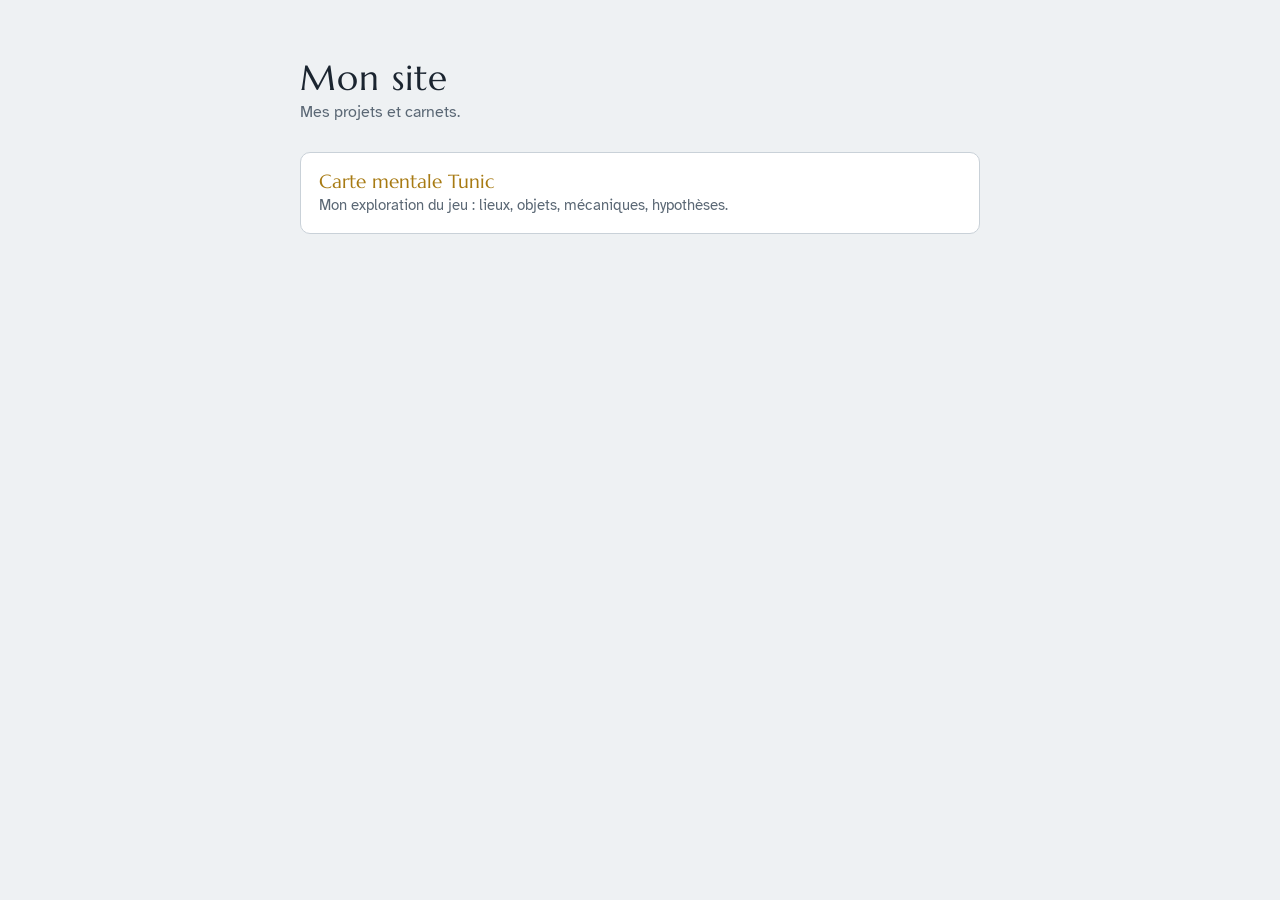
<file: index.html>
<!doctype html>
<html lang="fr">
<head>
<meta charset="utf-8">
<meta name="viewport" content="width=device-width,initial-scale=1">
<title>Mon site</title>
<link rel="stylesheet" href="https://fonts.googleapis.com/css2?family=Marcellus&family=Atkinson+Hyperlegible:wght@400;700&display=swap">
<style>
:root{--bg:#eef1f3;--panel:#fff;--ink:#1b2530;--muted:#5b6875;--line:#c9d1d8;--gold:#a77a12}
@media (prefers-color-scheme:dark){:root{--bg:#10161c;--panel:#18212a;--ink:#e4e9ee;--muted:#93a1ae;--line:#2e3a45;--gold:#e0b44a;color-scheme:dark}}
body{margin:0;background:var(--bg);color:var(--ink);font:16px/1.5 "Atkinson Hyperlegible",system-ui,sans-serif;padding:56px max(16px,env(safe-area-inset-right)) 56px max(16px,env(safe-area-inset-left))}
main{max-width:680px;margin:0 auto;display:flex;flex-direction:column;gap:28px}
h1{font:400 2.2rem "Marcellus",Georgia,serif;margin:0;letter-spacing:.03em}
p{margin:0;color:var(--muted)}
ul{list-style:none;margin:0;padding:0;display:flex;flex-direction:column;gap:12px}
a.card{display:block;background:var(--panel);border:1px solid var(--line);border-radius:10px;padding:16px 18px;color:inherit;text-decoration:none}
a.card:hover,a.card:focus-visible{border-color:var(--gold);outline:none}
a.card strong{display:block;font:400 1.2rem "Marcellus",Georgia,serif;color:var(--gold)}
a.card span{color:var(--muted);font-size:.92rem}
</style>
</head>
<body>
<main>
  <header><h1>Mon site</h1><p>Mes projets et carnets.</p></header>
  <ul>
    <li><a class="card" href="tunic/"><strong>Carte mentale Tunic</strong><span>Mon exploration du jeu : lieux, objets, mécaniques, hypothèses.</span></a></li>
  </ul>
</main>
</body>
</html>
</file>
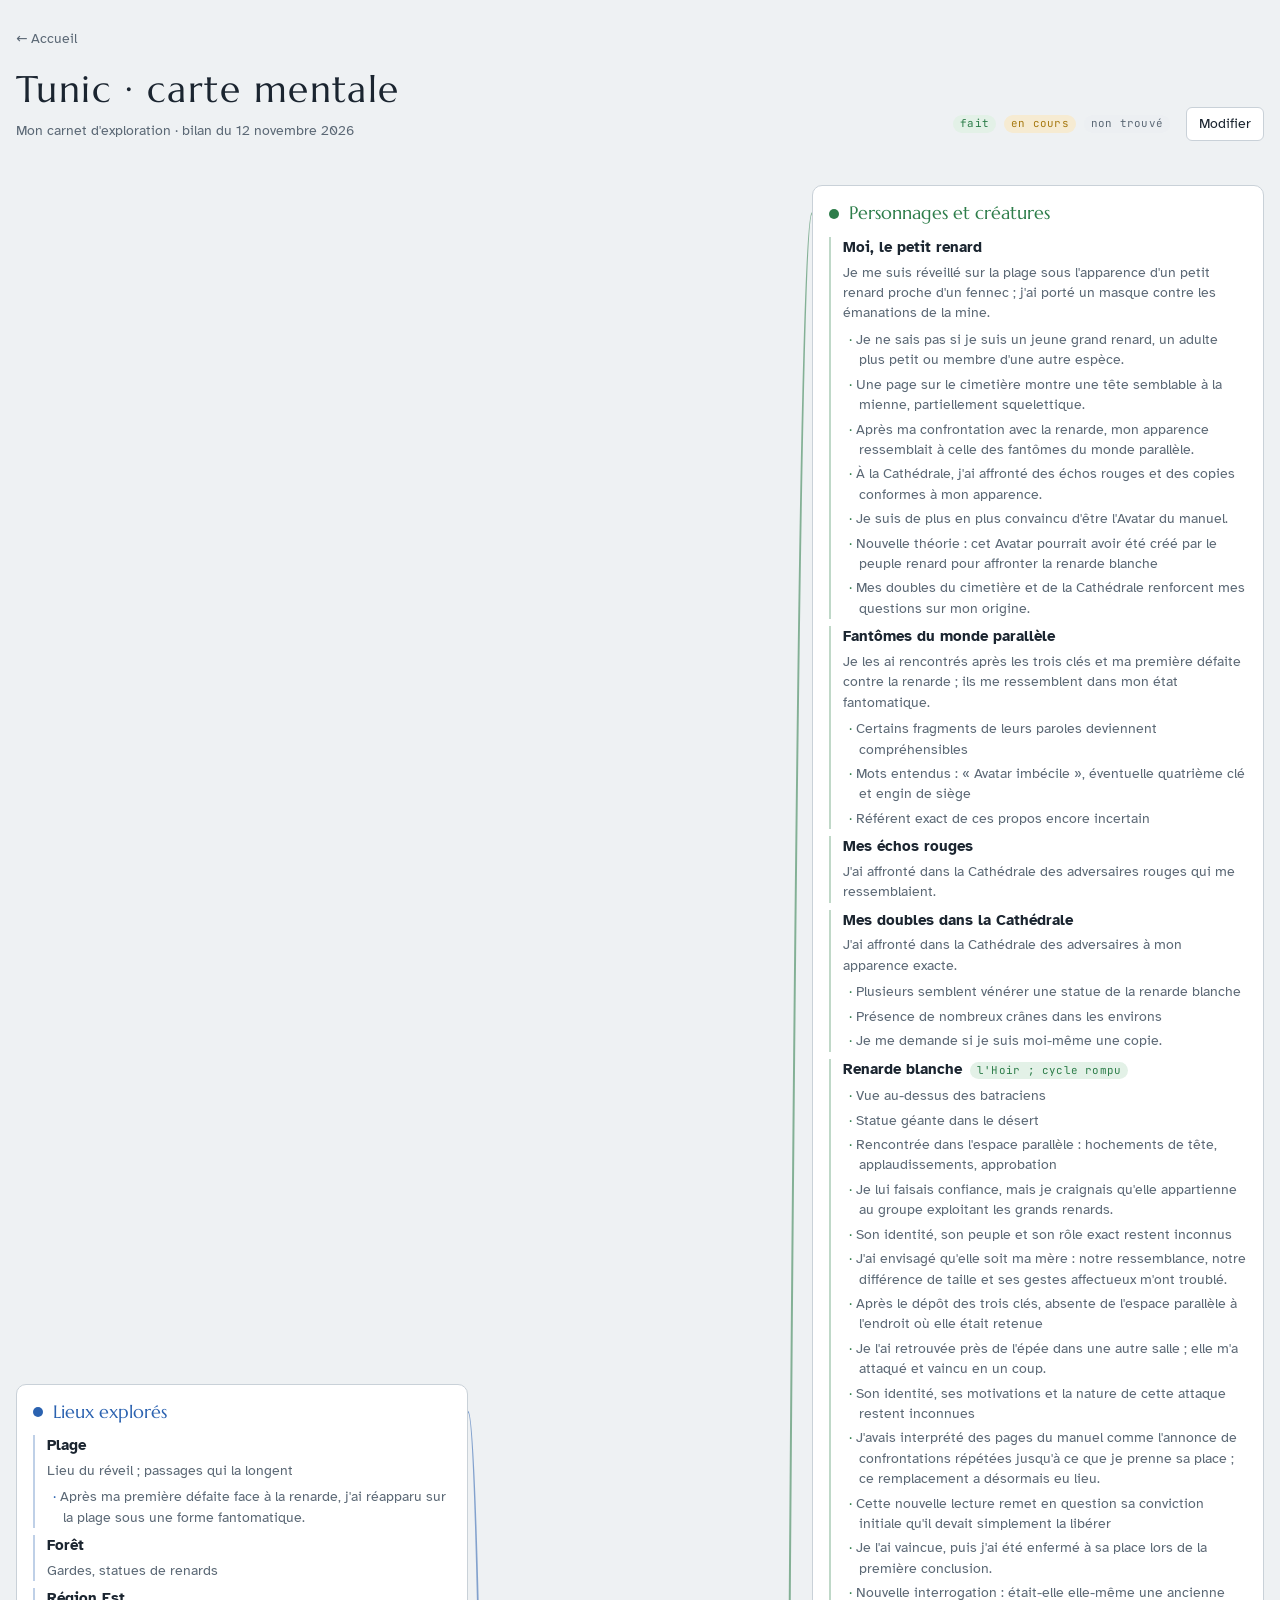
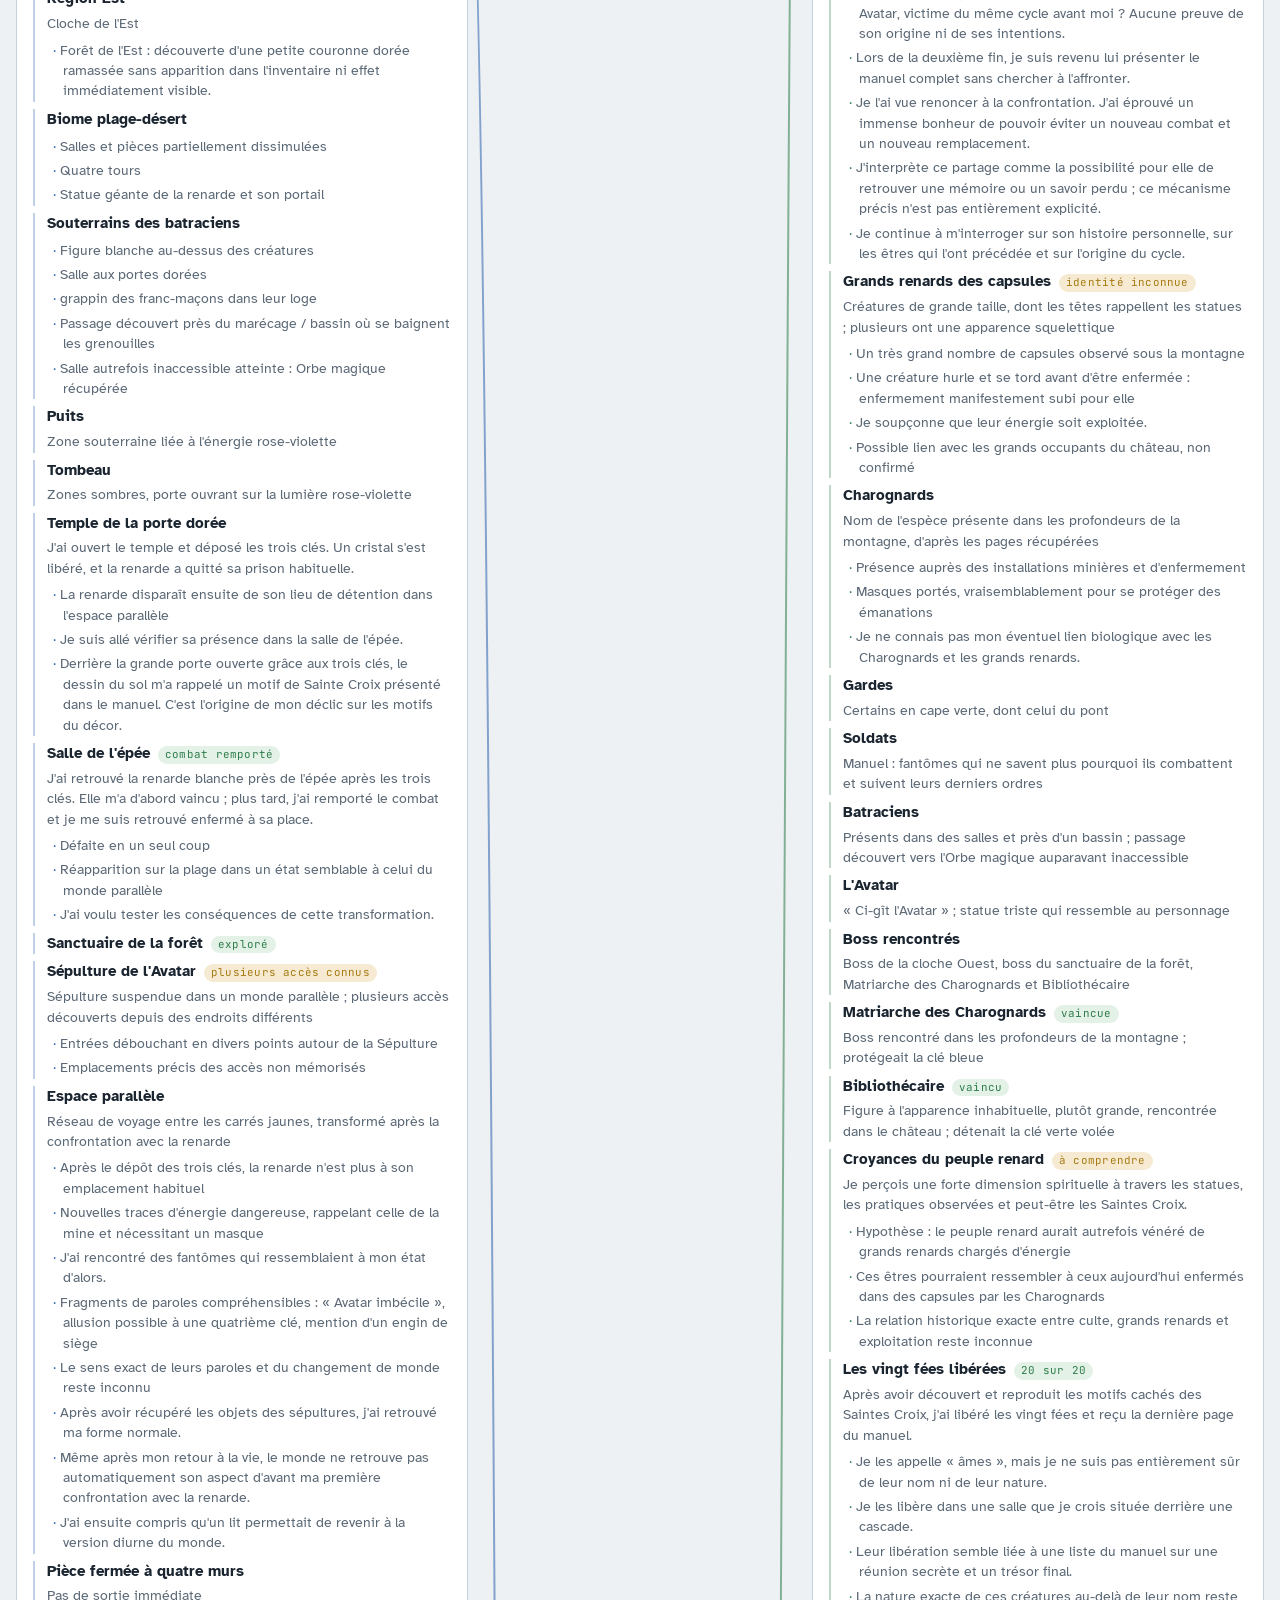
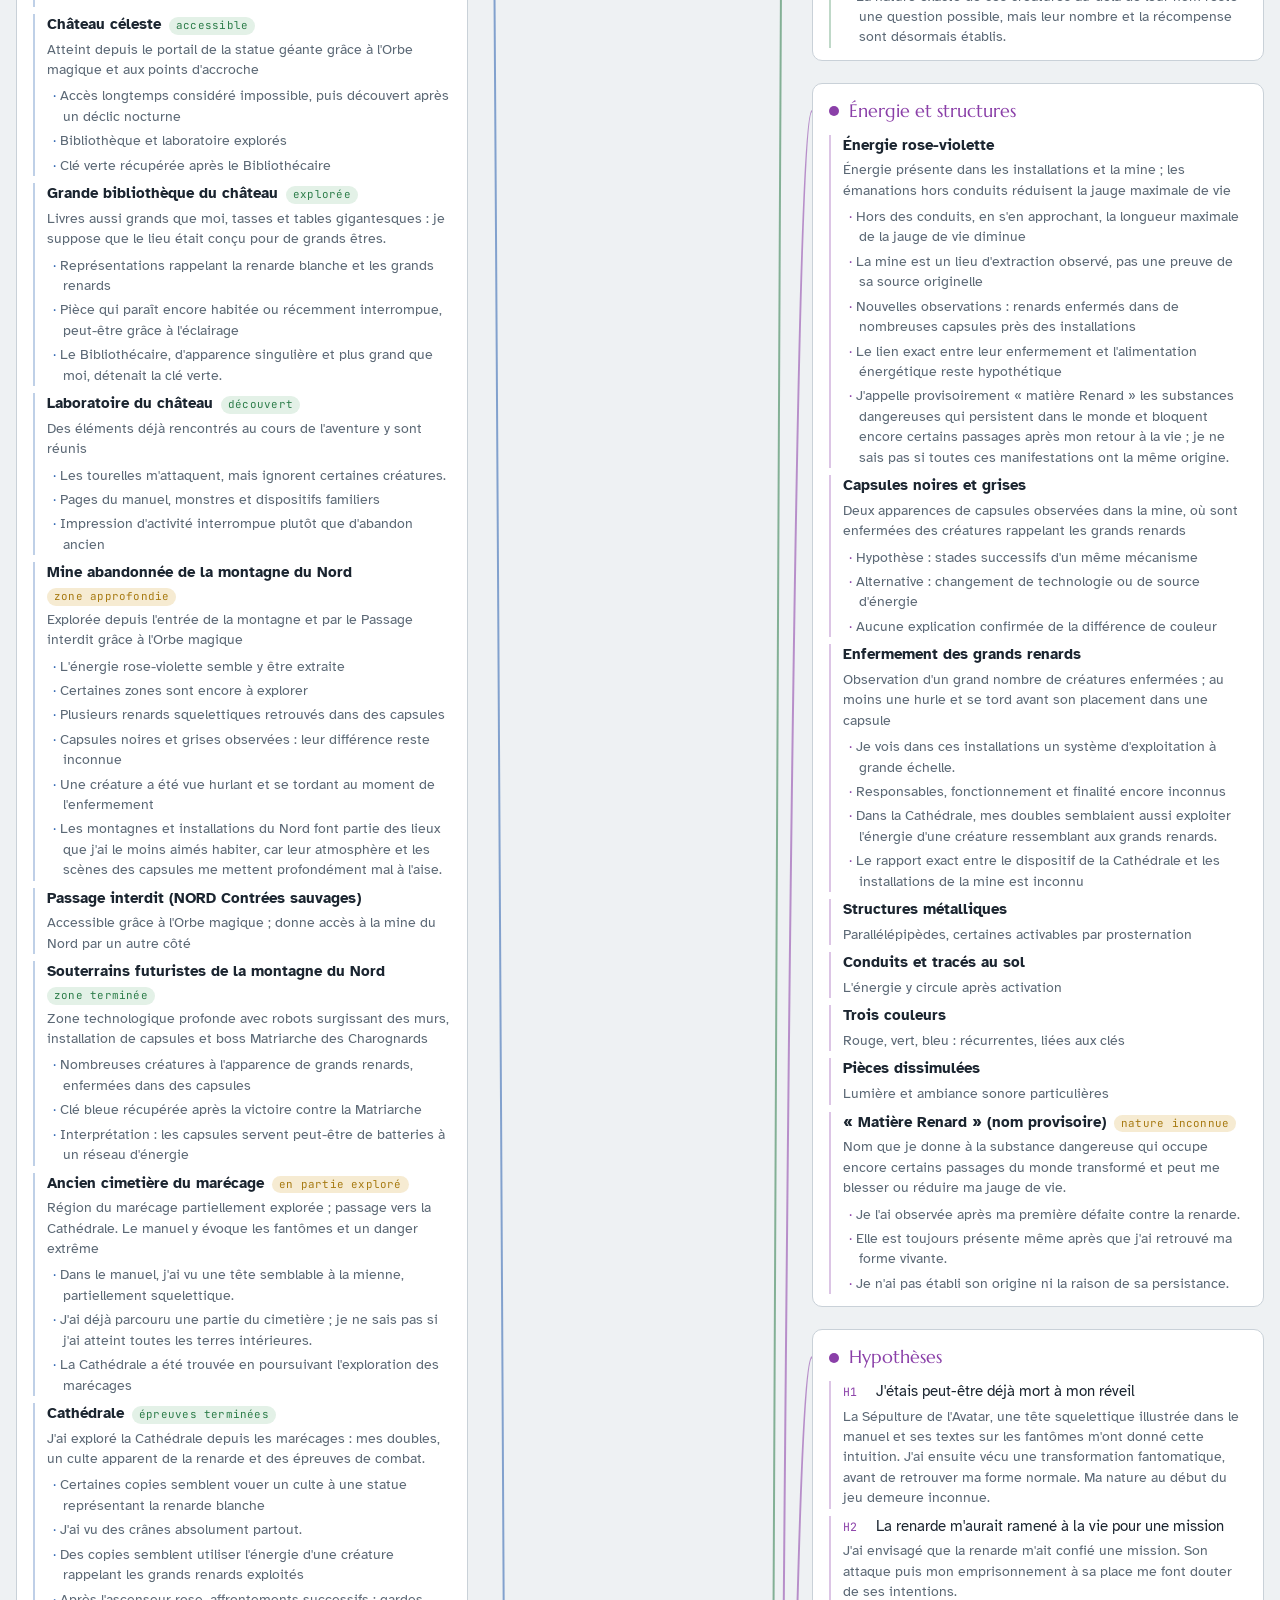
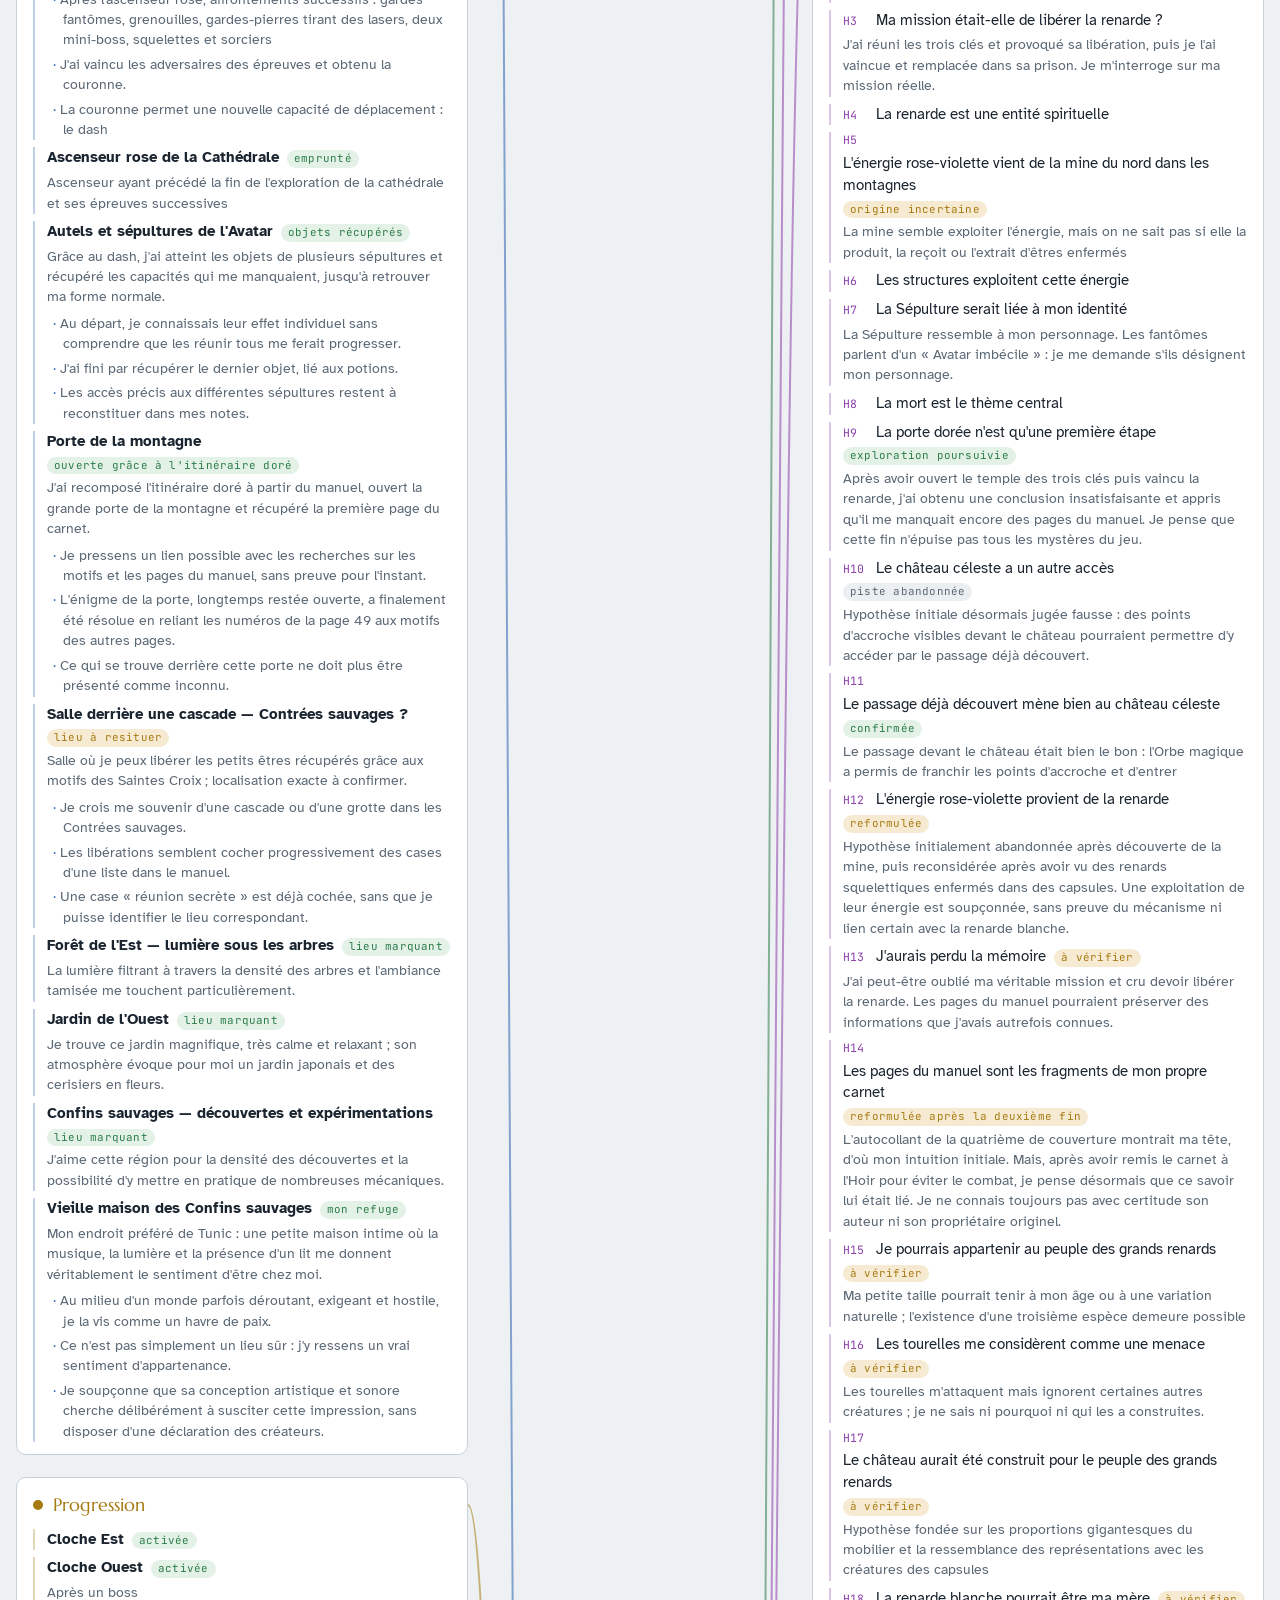
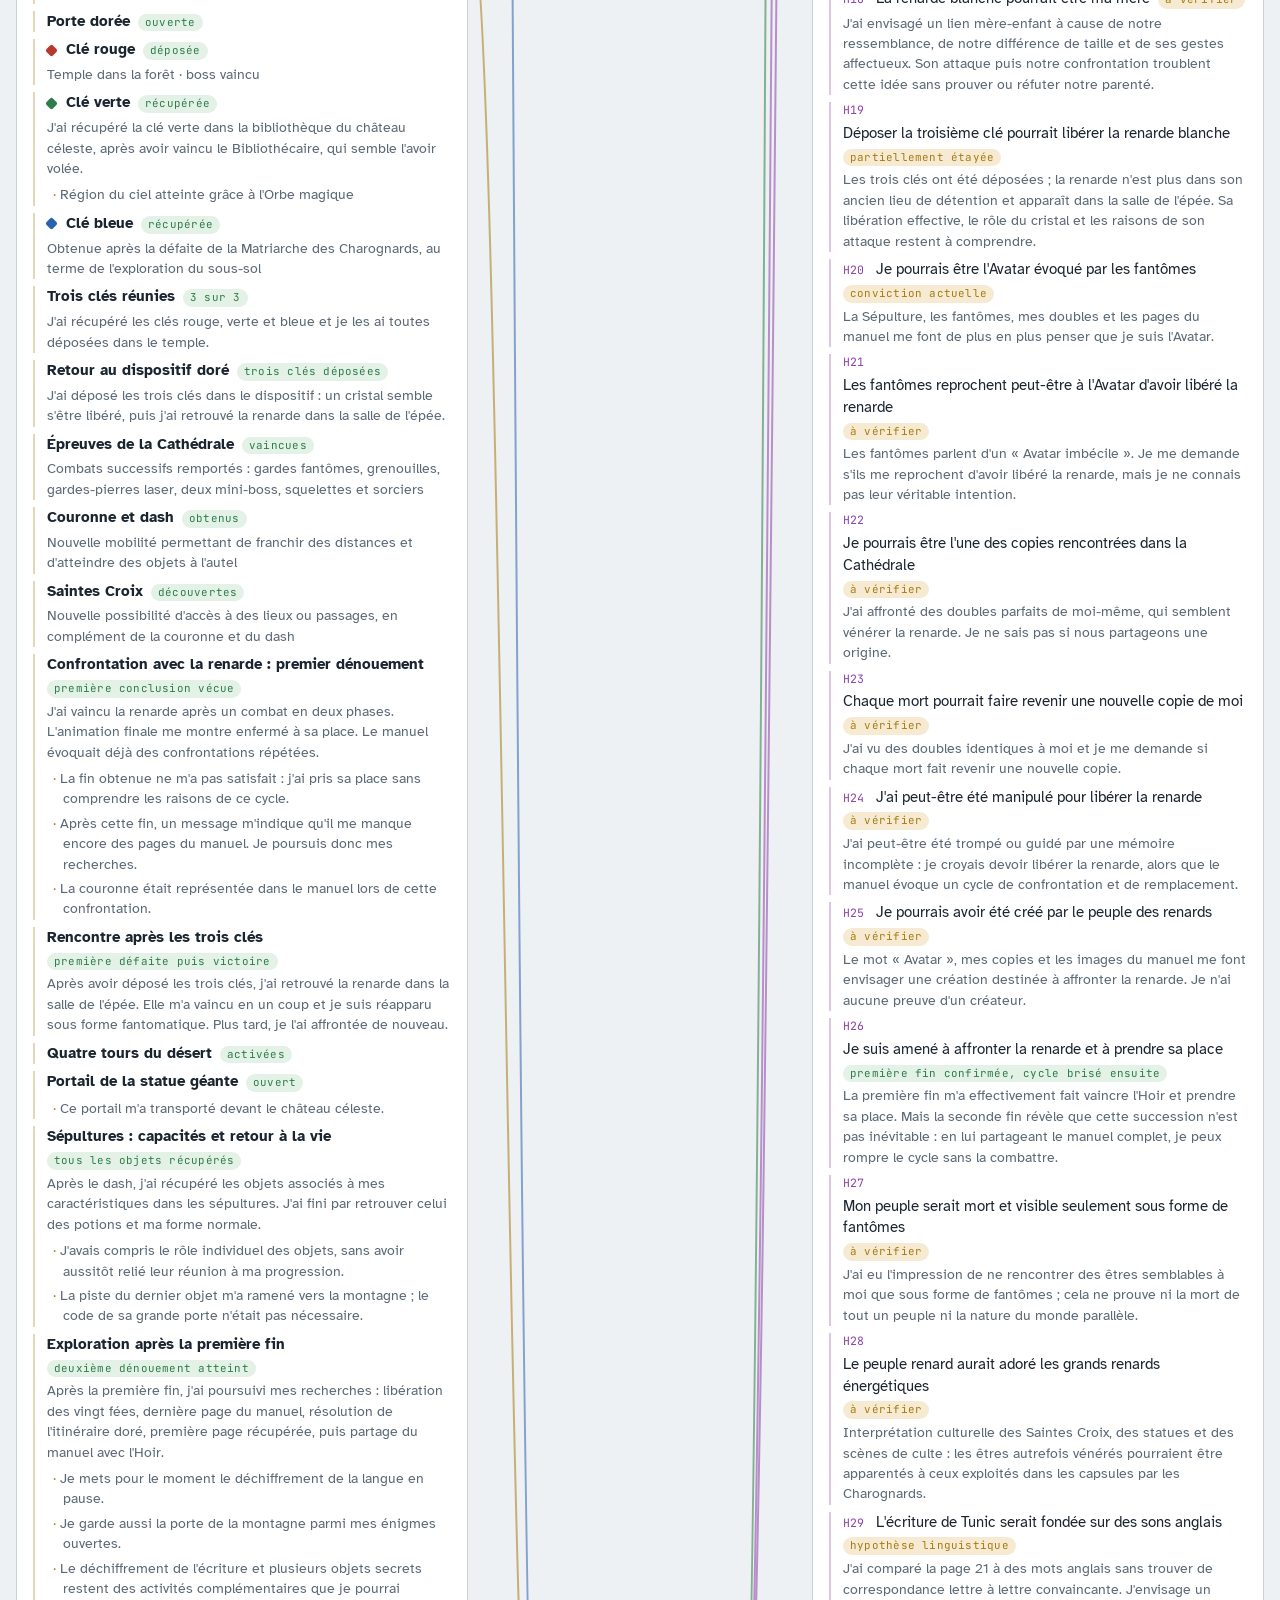
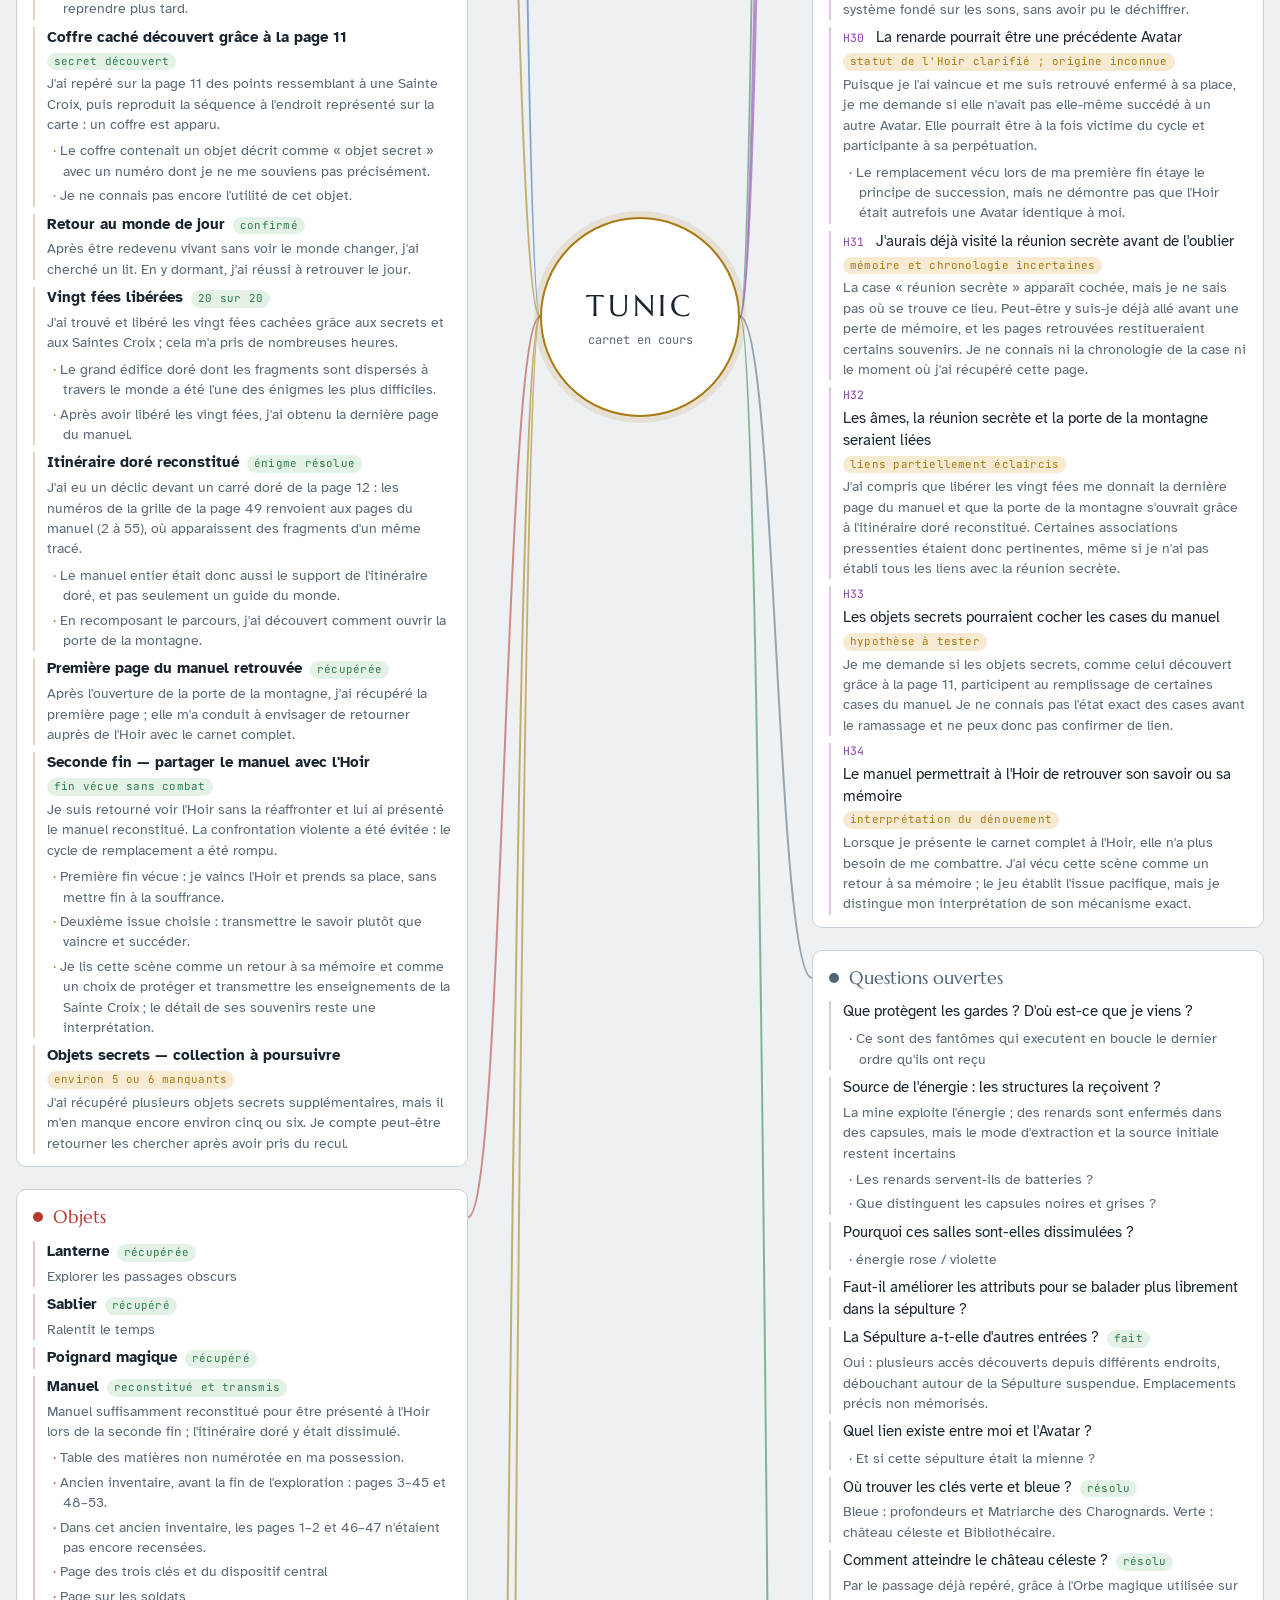
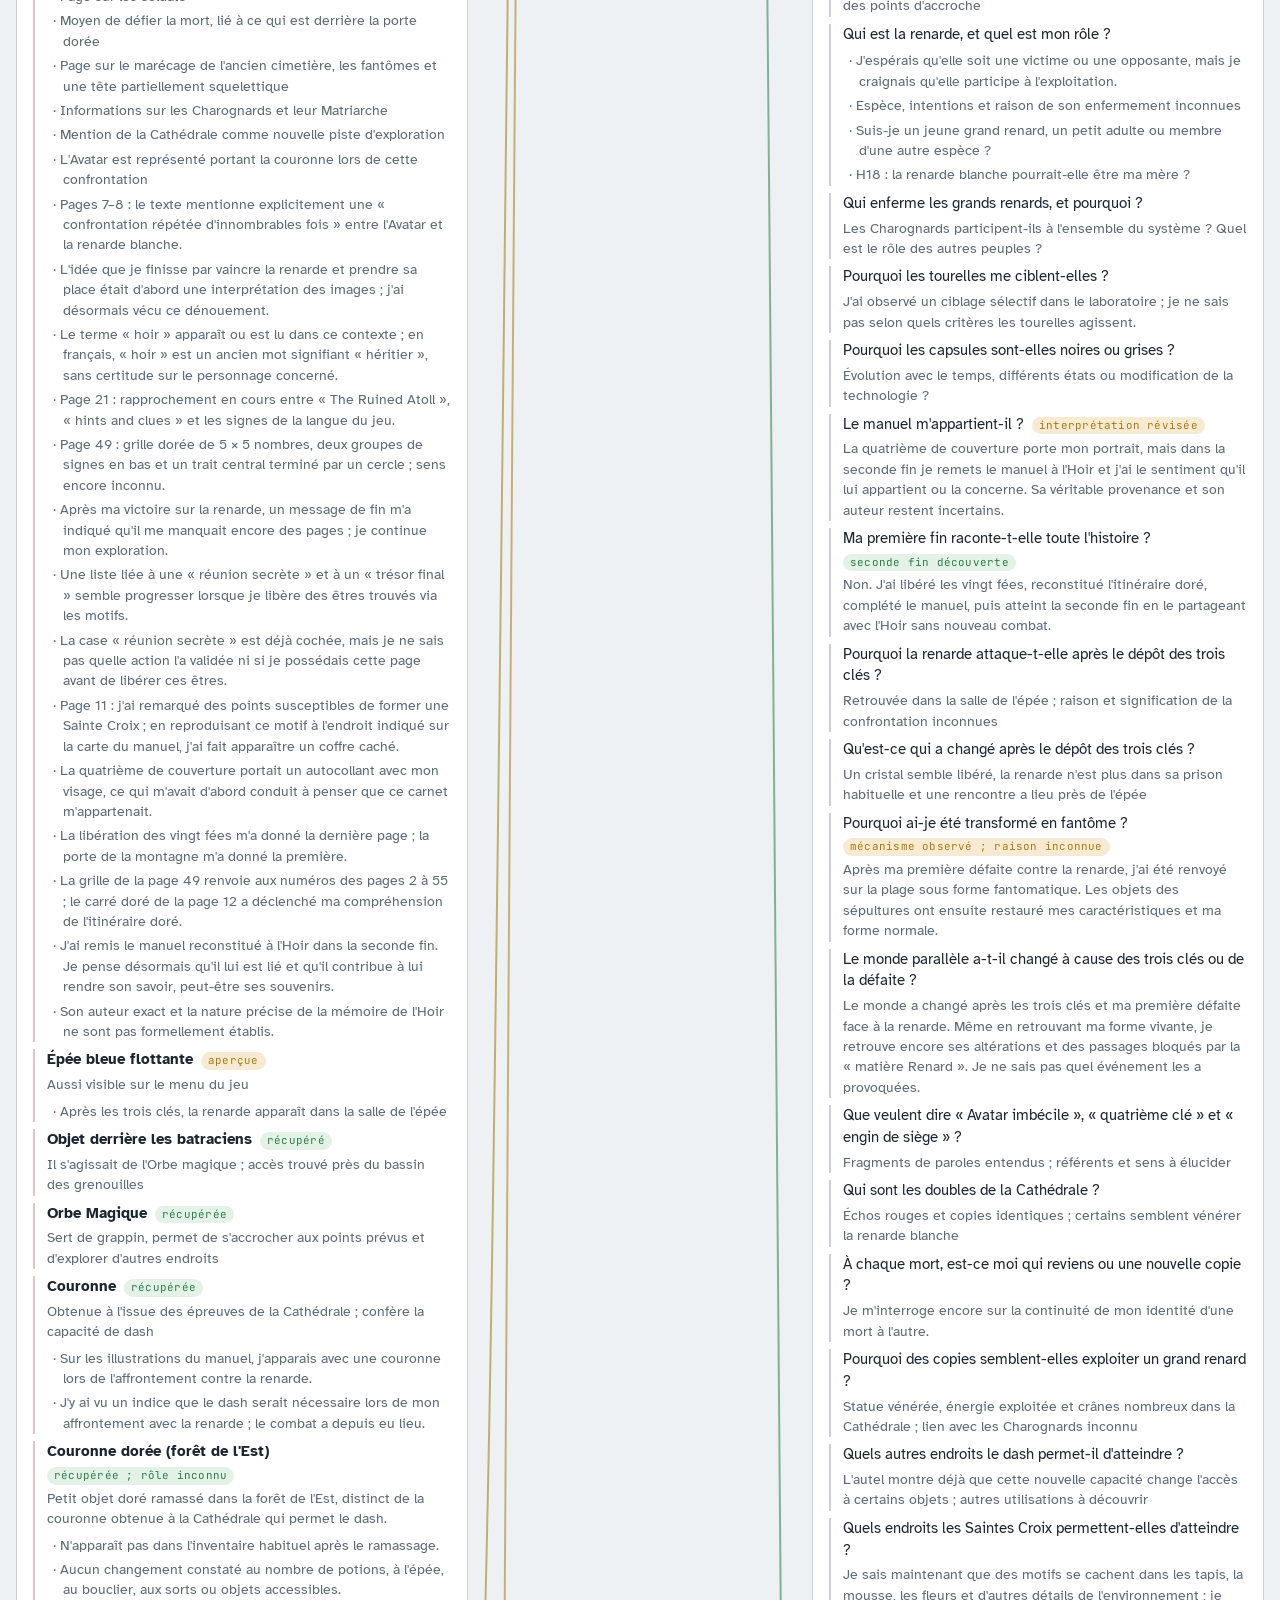
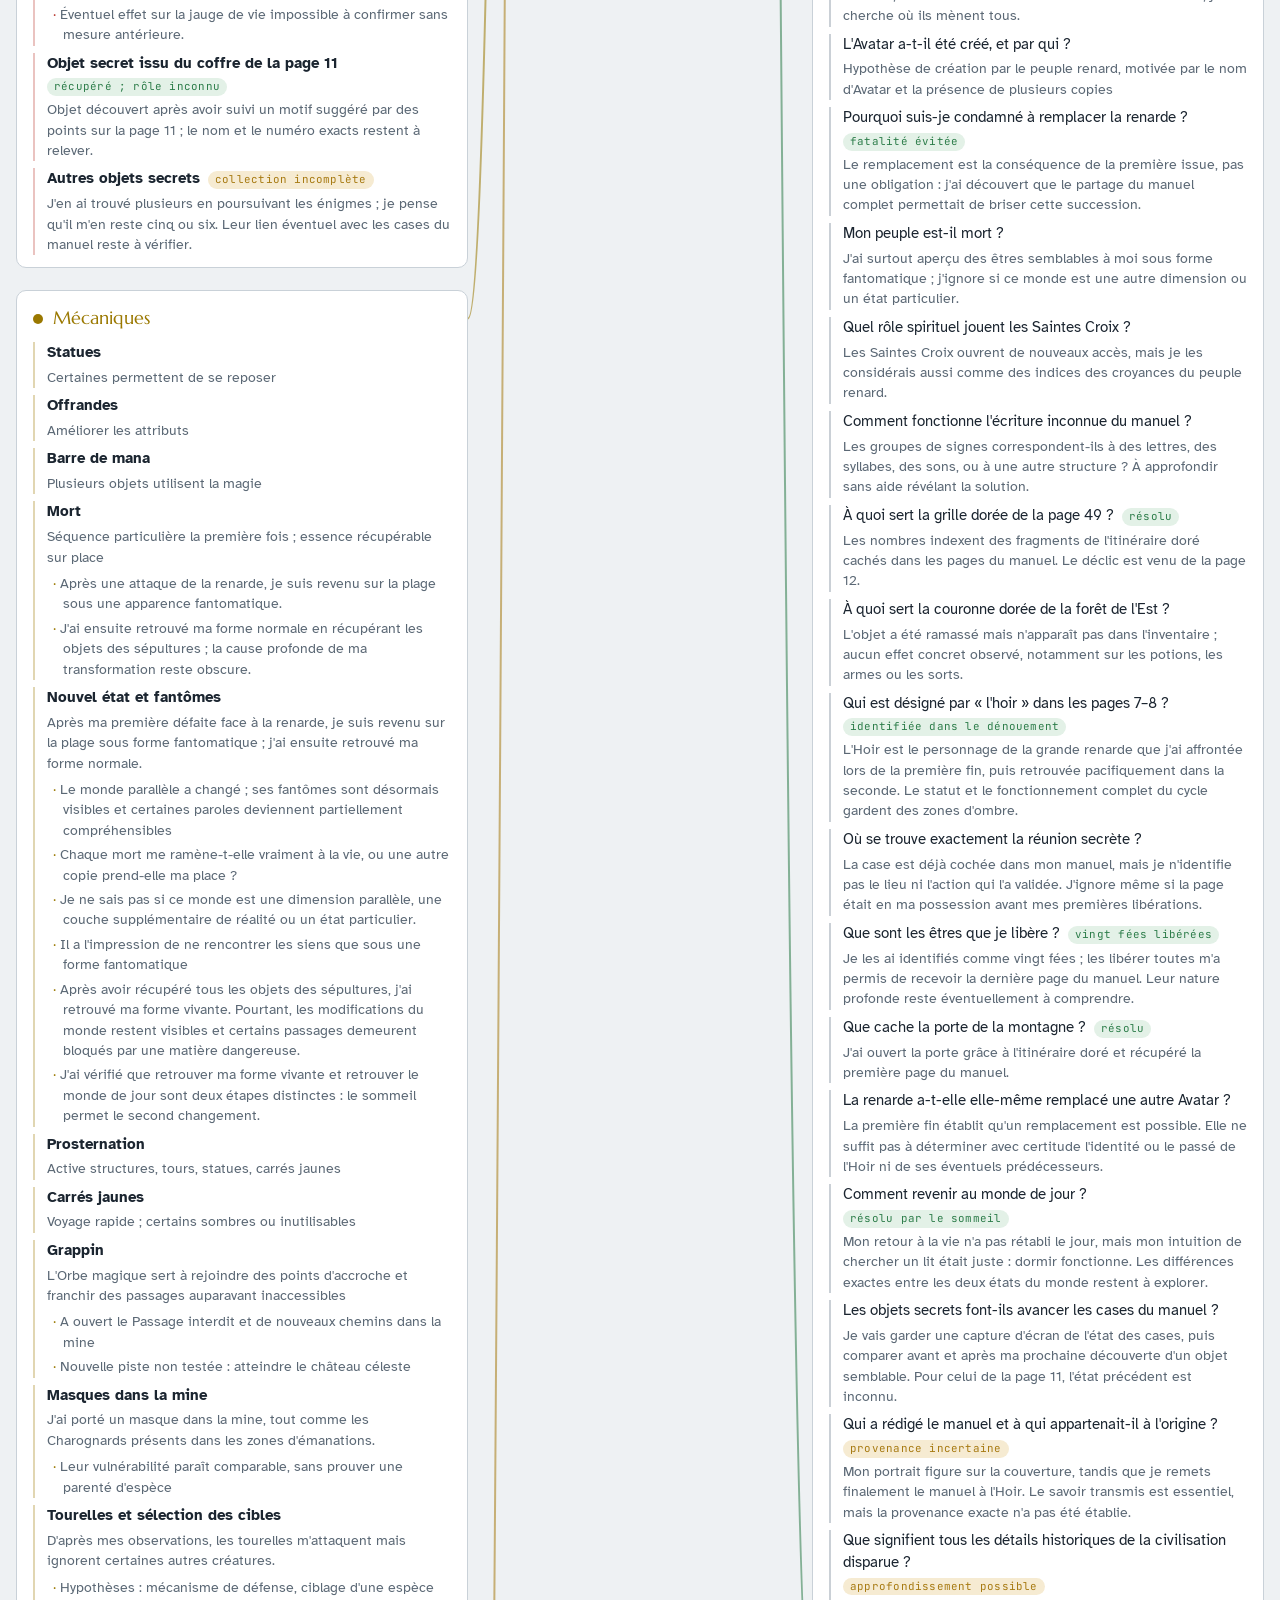
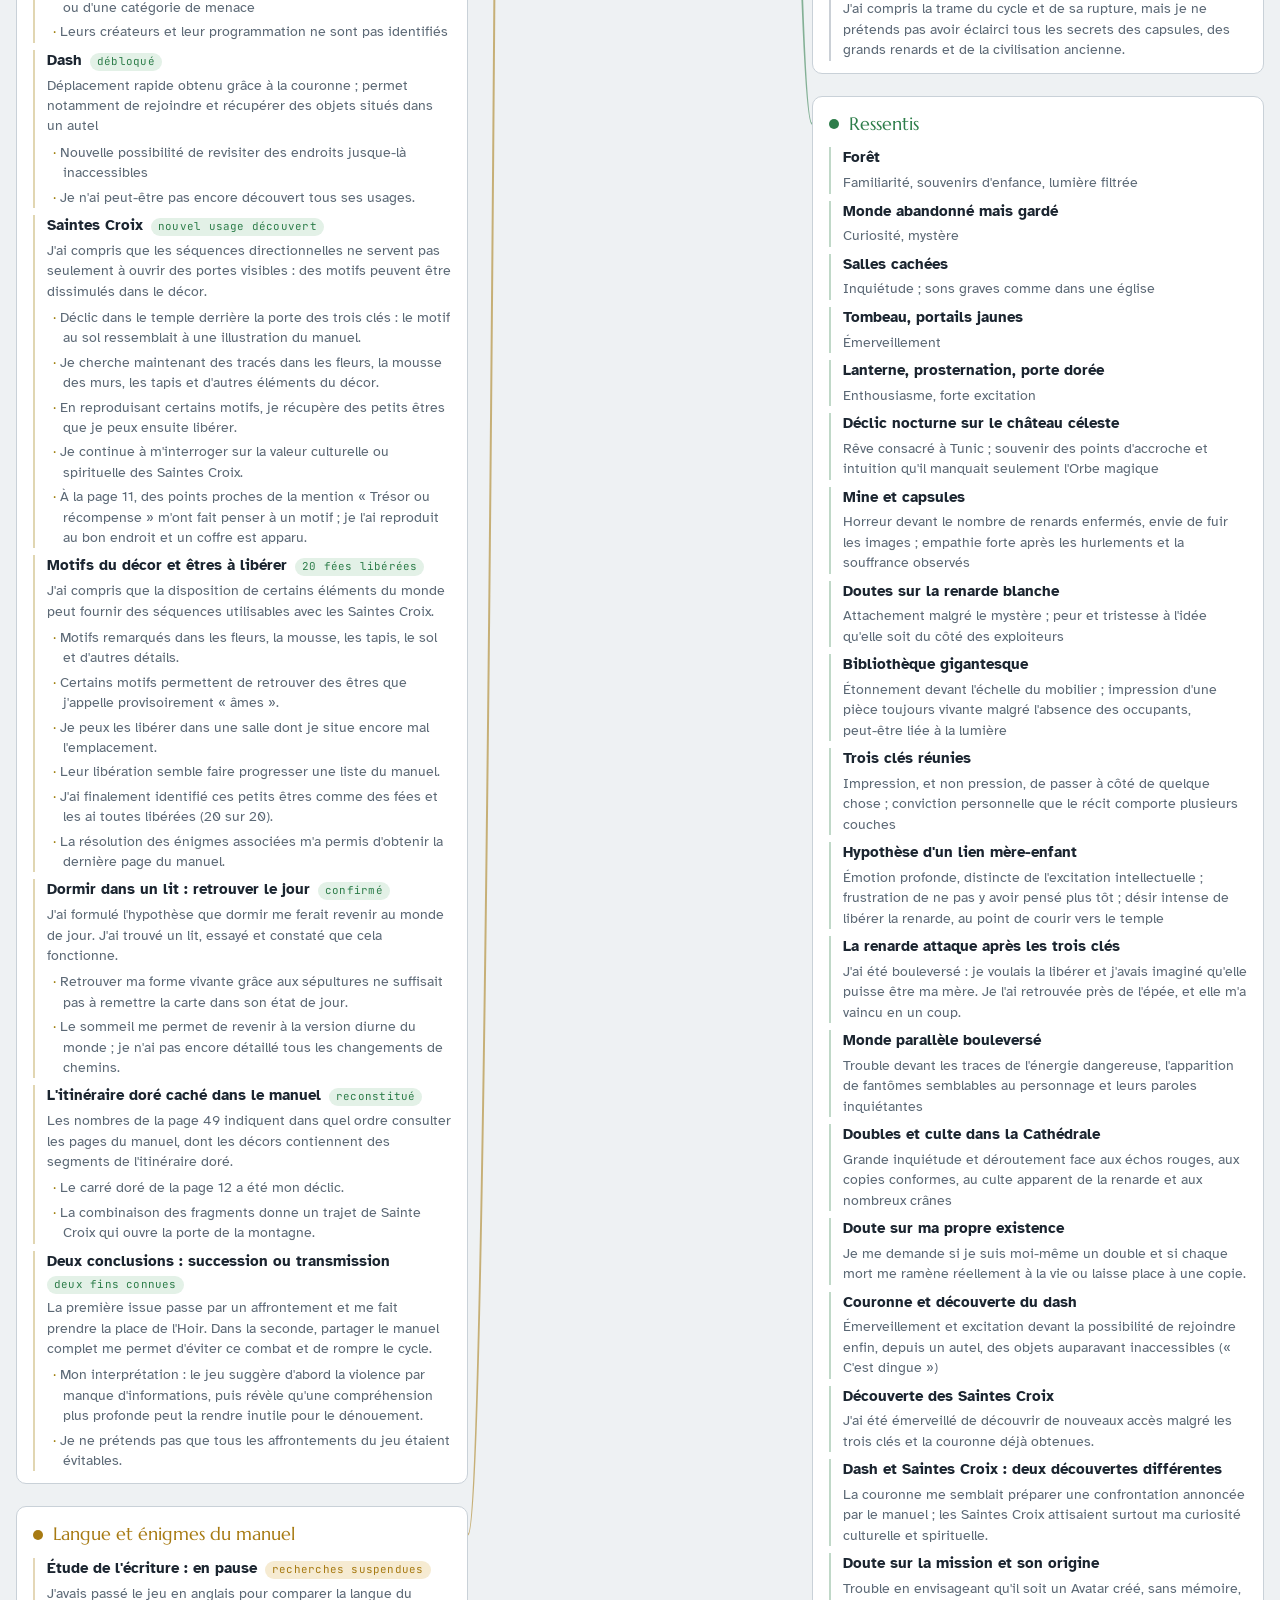
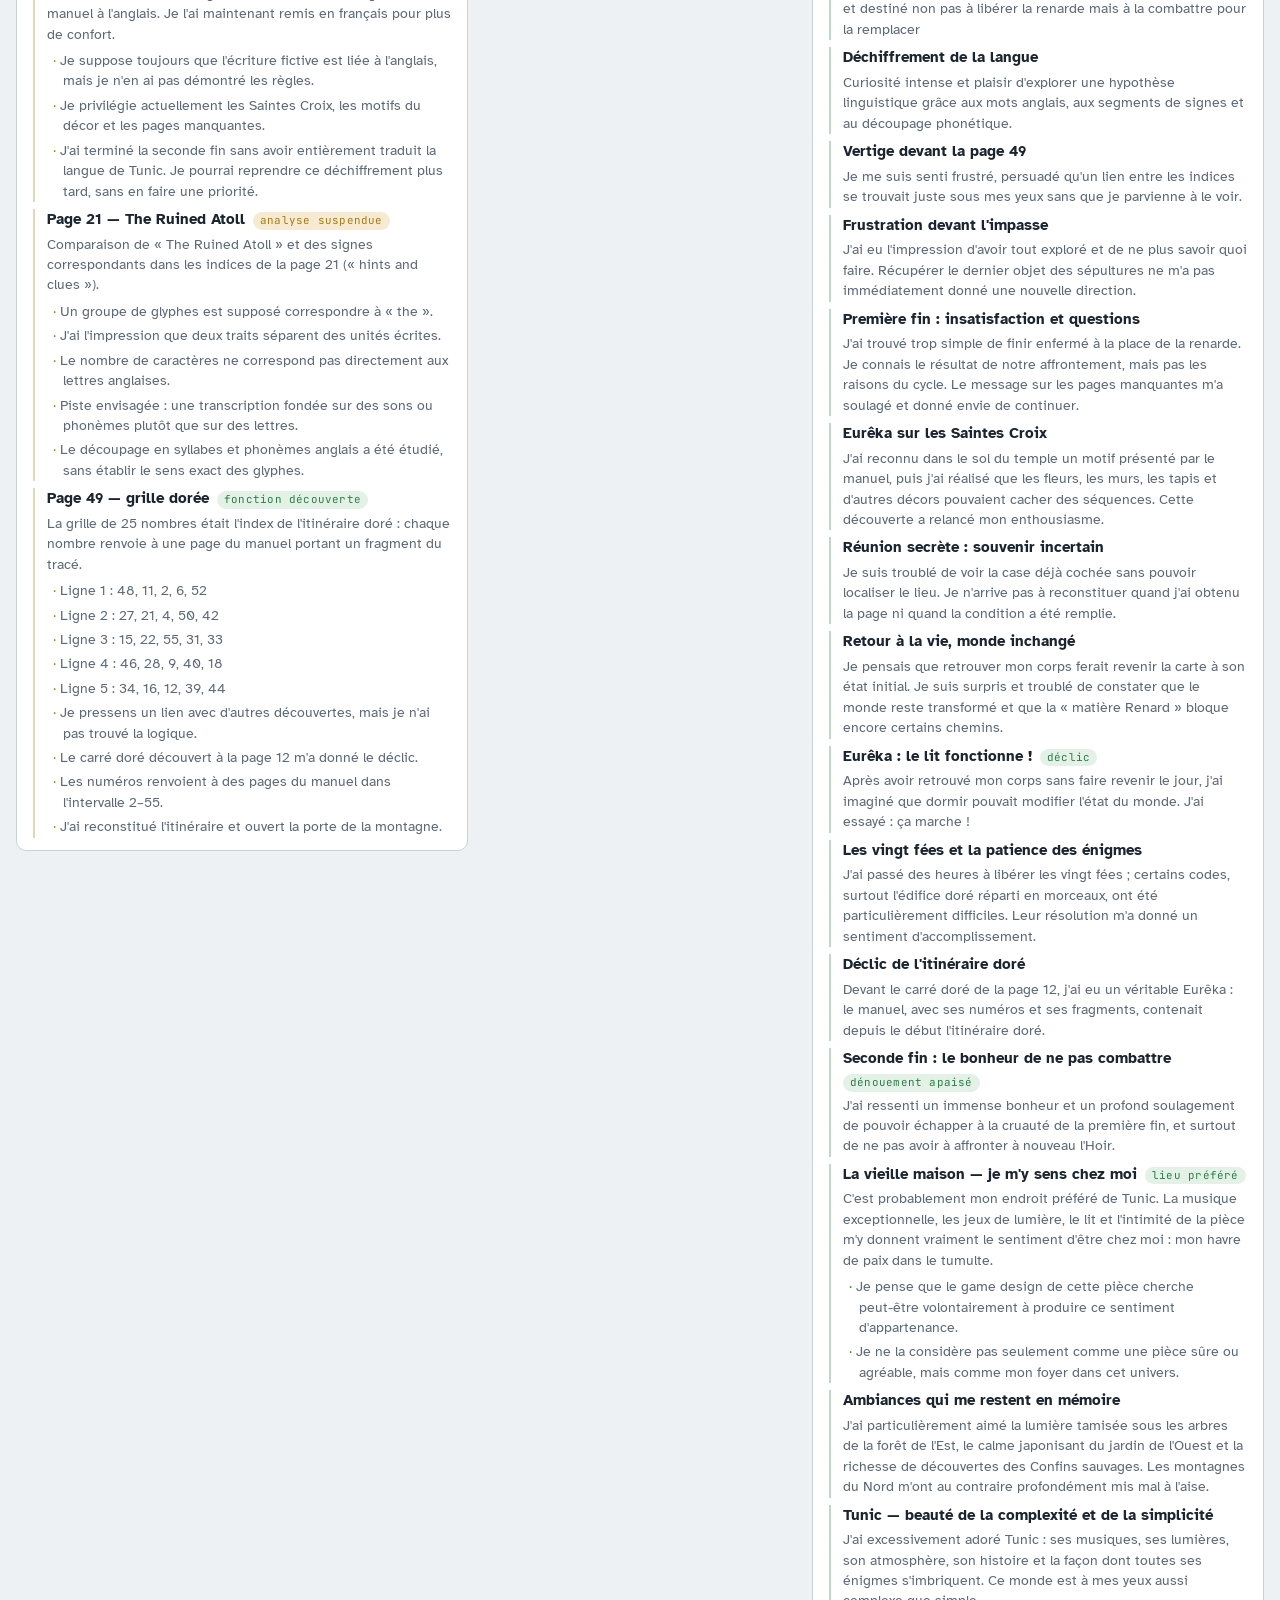
<file: tunic/index.html>
<!doctype html>
<html lang="fr">
<head>
<meta charset="utf-8">
<meta name="viewport" content="width=device-width,initial-scale=1,viewport-fit=cover">
<title>Carte mentale Tunic</title>
<meta name="description" content="Carte mentale de mon exploration de Tunic : lieux, objets, mécaniques, hypothèses et questions ouvertes.">
<link rel="preconnect" href="https://fonts.googleapis.com">
<link rel="preconnect" href="https://fonts.gstatic.com" crossorigin>
<link rel="stylesheet" href="https://fonts.googleapis.com/css2?family=Marcellus&family=Atkinson+Hyperlegible:ital,wght@0,400;0,700;1,400&family=JetBrains+Mono:wght@500&display=swap">
<link rel="stylesheet" href="style.css">
</head>
<body>
<div id="app"></div>
<noscript><p>Cette carte a besoin de JavaScript pour s'afficher.</p></noscript>
<script src="data.js"></script>
<script src="app.js"></script>
</body>
</html>
</file>
<file: tunic/style.css>
/* Layout: carte mentale bilatérale — nœud central, branches de part et d'autre reliées par des courbes ; empilée sur téléphone. Mode Modifier : brouillon local + export de data.js. */
:root{
  --bg:#eef1f3; --panel:#ffffff; --ink:#1b2530; --muted:#5b6875; --line:#c9d1d8;
  --gold:#a77a12; --violet:#8a3fa8; --red:#b8382f; --green:#2d7d4a; --blue:#2b62b0; --yellow:#9a7800; --slate:#4f6476;
  --done-bg:#e3f1e7; --open-bg:#f6ebd2; --none-bg:#eceff2; --on-gold:#ffffff;
  --f-display:"Marcellus","Trajan Pro",Georgia,serif;
  --f-body:"Atkinson Hyperlegible",system-ui,-apple-system,"Segoe UI",sans-serif;
  --f-mono:"JetBrains Mono",ui-monospace,Menlo,Consolas,monospace;
}
@media (prefers-color-scheme: dark){:root:not([data-theme="light"]){
  --bg:#10161c; --panel:#18212a; --ink:#e4e9ee; --muted:#93a1ae; --line:#2e3a45;
  --gold:#e0b44a; --violet:#c58ae0; --red:#ea7a6f; --green:#6fc48d; --blue:#7aa8ec; --yellow:#e5c64a; --slate:#9cb0c2;
  --done-bg:#1d3427; --open-bg:#3a3018; --none-bg:#232d37; --on-gold:#10161c; color-scheme:dark}}
:root[data-theme="dark"]{
  --bg:#10161c; --panel:#18212a; --ink:#e4e9ee; --muted:#93a1ae; --line:#2e3a45;
  --gold:#e0b44a; --violet:#c58ae0; --red:#ea7a6f; --green:#6fc48d; --blue:#7aa8ec; --yellow:#e5c64a; --slate:#9cb0c2;
  --done-bg:#1d3427; --open-bg:#3a3018; --none-bg:#232d37; --on-gold:#10161c; color-scheme:dark}

body{background:var(--bg);color:var(--ink);font-family:var(--f-body);font-size:15px;line-height:1.45;
  padding-left:max(16px,env(safe-area-inset-left,0px));padding-right:max(16px,env(safe-area-inset-right,0px));padding-block:28px 96px}
.wrap{max-width:1320px;margin:0 auto}
header{display:flex;flex-wrap:wrap;align-items:flex-end;justify-content:space-between;gap:12px 24px;margin-bottom:24px}
.ht{display:flex;flex-direction:column;gap:4px;min-width:0}
header h1{font-family:var(--f-display);font-weight:400;font-size:clamp(1.6rem,3.2vw,2.3rem);margin:0;letter-spacing:.04em;text-wrap:balance}
header p{margin:0;color:var(--muted);font-size:.9rem}
.hbar{display:flex;flex-wrap:wrap;align-items:center;gap:10px 16px}
.legend{display:flex;flex-wrap:wrap;gap:8px;font-size:.78rem}
#msg{font-size:.85rem;color:var(--muted);min-height:1.2em;margin:-12px 0 16px}

.btn{font:inherit;font-size:.85rem;border:1px solid var(--line);background:var(--panel);color:var(--ink);border-radius:6px;padding:6px 12px;cursor:pointer}
.btn:hover{border-color:var(--gold)}
.btn.primary{background:var(--gold);border-color:var(--gold);color:var(--on-gold);font-weight:700}
.btn:disabled{opacity:.5;cursor:default}
button:focus-visible,select:focus-visible,[contenteditable]:focus-visible{outline:2px solid var(--gold);outline-offset:2px}

.banner{display:flex;flex-wrap:wrap;align-items:center;gap:10px 14px;background:var(--open-bg);border:1px solid var(--gold);border-radius:8px;padding:10px 14px;margin-bottom:20px;font-size:.9rem}
.banner span{flex:1 1 240px}

.map{position:relative;display:grid;grid-template-columns:minmax(0,1fr) 200px minmax(0,1fr);gap:28px 72px;align-items:center}
svg.links{position:absolute;inset:0;width:100%;height:100%;pointer-events:none;overflow:visible}
svg.links path{fill:none;stroke-width:2;opacity:.55;transition:opacity .2s,stroke-width .2s}
svg.links path.hot{opacity:1;stroke-width:3}
.side{display:flex;flex-direction:column;gap:22px;min-width:0;position:relative;z-index:1}

.core{position:relative;z-index:1;text-align:center;padding:26px 18px;border-radius:50%;aspect-ratio:1;max-width:100%;
  display:flex;flex-direction:column;justify-content:center;align-items:center;gap:4px;
  background:var(--panel);border:2px solid var(--gold);box-shadow:0 0 0 6px color-mix(in srgb,var(--gold) 14%,transparent)}
.core .t{font-family:var(--f-display);font-size:1.9rem;letter-spacing:.12em}
.core .s{font-family:var(--f-mono);font-size:.75rem;color:var(--muted)}

.branch{--c:var(--slate);background:var(--panel);border:1px solid var(--line);border-radius:10px;padding:14px 16px 12px;min-width:0}
.branch h2{font-family:var(--f-display);font-weight:400;font-size:1.15rem;margin:0 0 10px;display:flex;align-items:center;gap:10px;color:var(--c)}
.branch h2::before{content:"";width:10px;height:10px;border-radius:50%;background:var(--c);flex:none}
.branch ul{list-style:none;margin:0;padding:0;display:flex;flex-direction:column;gap:7px}
.branch li{display:flex;flex-wrap:wrap;align-items:baseline;gap:4px 8px;padding-left:12px;border-left:2px solid color-mix(in srgb,var(--c) 30%,transparent)}
.branch li .n{font-weight:700}
.branch.plain li .n{font-weight:400}
.branch li .d{color:var(--muted);font-size:.88rem;flex-basis:100%}
.branch li ul{flex-basis:100%;margin-top:2px;gap:4px}
.branch li li{border-left:0;padding-left:10px;font-size:.88rem;color:var(--muted)}
.branch li li::before{content:"·";margin-right:6px;color:var(--c)}
.branch:hover{border-color:var(--c)}

.chip{font-family:var(--f-mono);font-size:.68rem;padding:1px 7px;border-radius:999px;white-space:nowrap;letter-spacing:.02em}
.ok{background:var(--done-bg);color:var(--green)}
.open{background:var(--open-bg);color:var(--gold)}
.no{background:var(--none-bg);color:var(--muted)}
.key{display:inline-block;width:9px;height:9px;border-radius:2px;transform:rotate(45deg);margin-right:2px;align-self:center}
.hn{font-family:var(--f-mono);font-size:.72rem;color:var(--c);min-width:2.2em}

/* Mode édition */
.editing [contenteditable]{border-radius:3px;padding:0 2px;margin:0 -2px;cursor:text;min-width:1.5em}
.editing [contenteditable]:hover{background:color-mix(in srgb,var(--c,var(--gold)) 10%,transparent)}
.editing [data-ph]:empty::before{content:attr(data-ph);color:var(--muted);opacity:.6;font-style:italic;font-weight:400}
.editing .branch{border-style:dashed}
.st,.bsel{font:inherit;font-size:.75rem;border:1px solid var(--line);background:var(--panel);color:var(--ink);border-radius:5px;padding:1px 4px}
.tools{display:inline-flex;gap:3px;margin-left:auto}
.tools button,.btools button,.sub-del{font:inherit;font-size:.72rem;line-height:1;border:1px solid var(--line);background:transparent;color:var(--muted);border-radius:5px;padding:4px 6px;cursor:pointer}
.tools button:hover,.btools button:hover,.sub-del:hover{color:var(--ink);border-color:var(--c)}
.del:hover{color:var(--red)!important;border-color:var(--red)!important}
.sub-del{margin-left:6px;padding:2px 5px}
.btools{display:flex;flex-wrap:wrap;gap:4px;margin:-4px 0 10px}
.add{font:inherit;font-size:.82rem;margin-top:10px;width:100%;border:1px dashed var(--line);background:transparent;color:var(--muted);border-radius:6px;padding:6px;cursor:pointer}
.add:hover{color:var(--ink);border-color:var(--c,var(--gold))}
.addb{display:flex;justify-content:center;margin-top:22px}
.addb .add{width:auto;padding:8px 18px}

.savebar{position:fixed;left:0;right:0;bottom:0;z-index:20;display:flex;flex-wrap:wrap;align-items:center;justify-content:flex-end;gap:10px;
  background:var(--panel);border-top:1px solid var(--line);
  padding:10px max(16px,env(safe-area-inset-right,0px)) calc(10px + env(safe-area-inset-bottom,0px)) max(16px,env(safe-area-inset-left,0px))}
.savebar span{margin-right:auto;font-size:.88rem;color:var(--muted)}

@media (max-width:900px){
  .map{grid-template-columns:minmax(0,1fr);gap:18px}
  svg.links{display:none}
  .core{order:-1;aspect-ratio:auto;border-radius:12px;width:100%}
  .branch{border-left:4px solid var(--c)}
}
@media (prefers-reduced-motion:reduce){svg.links path{transition:none}}

.notice{font-size:.82rem;color:var(--muted);margin:0 0 16px}
.back{display:inline-block;margin-bottom:14px;font-size:.85rem;color:var(--muted);text-decoration:none}
.back:hover{color:var(--ink);text-decoration:underline}
*,*::before,*::after{box-sizing:border-box}
.branch li li{display:block;padding-left:16px;text-indent:-10px}
.branch li li::before{margin-right:4px}
.branch li li .sub-del{text-indent:0}
[hidden]{display:none!important}
body{margin:0}
</file>
